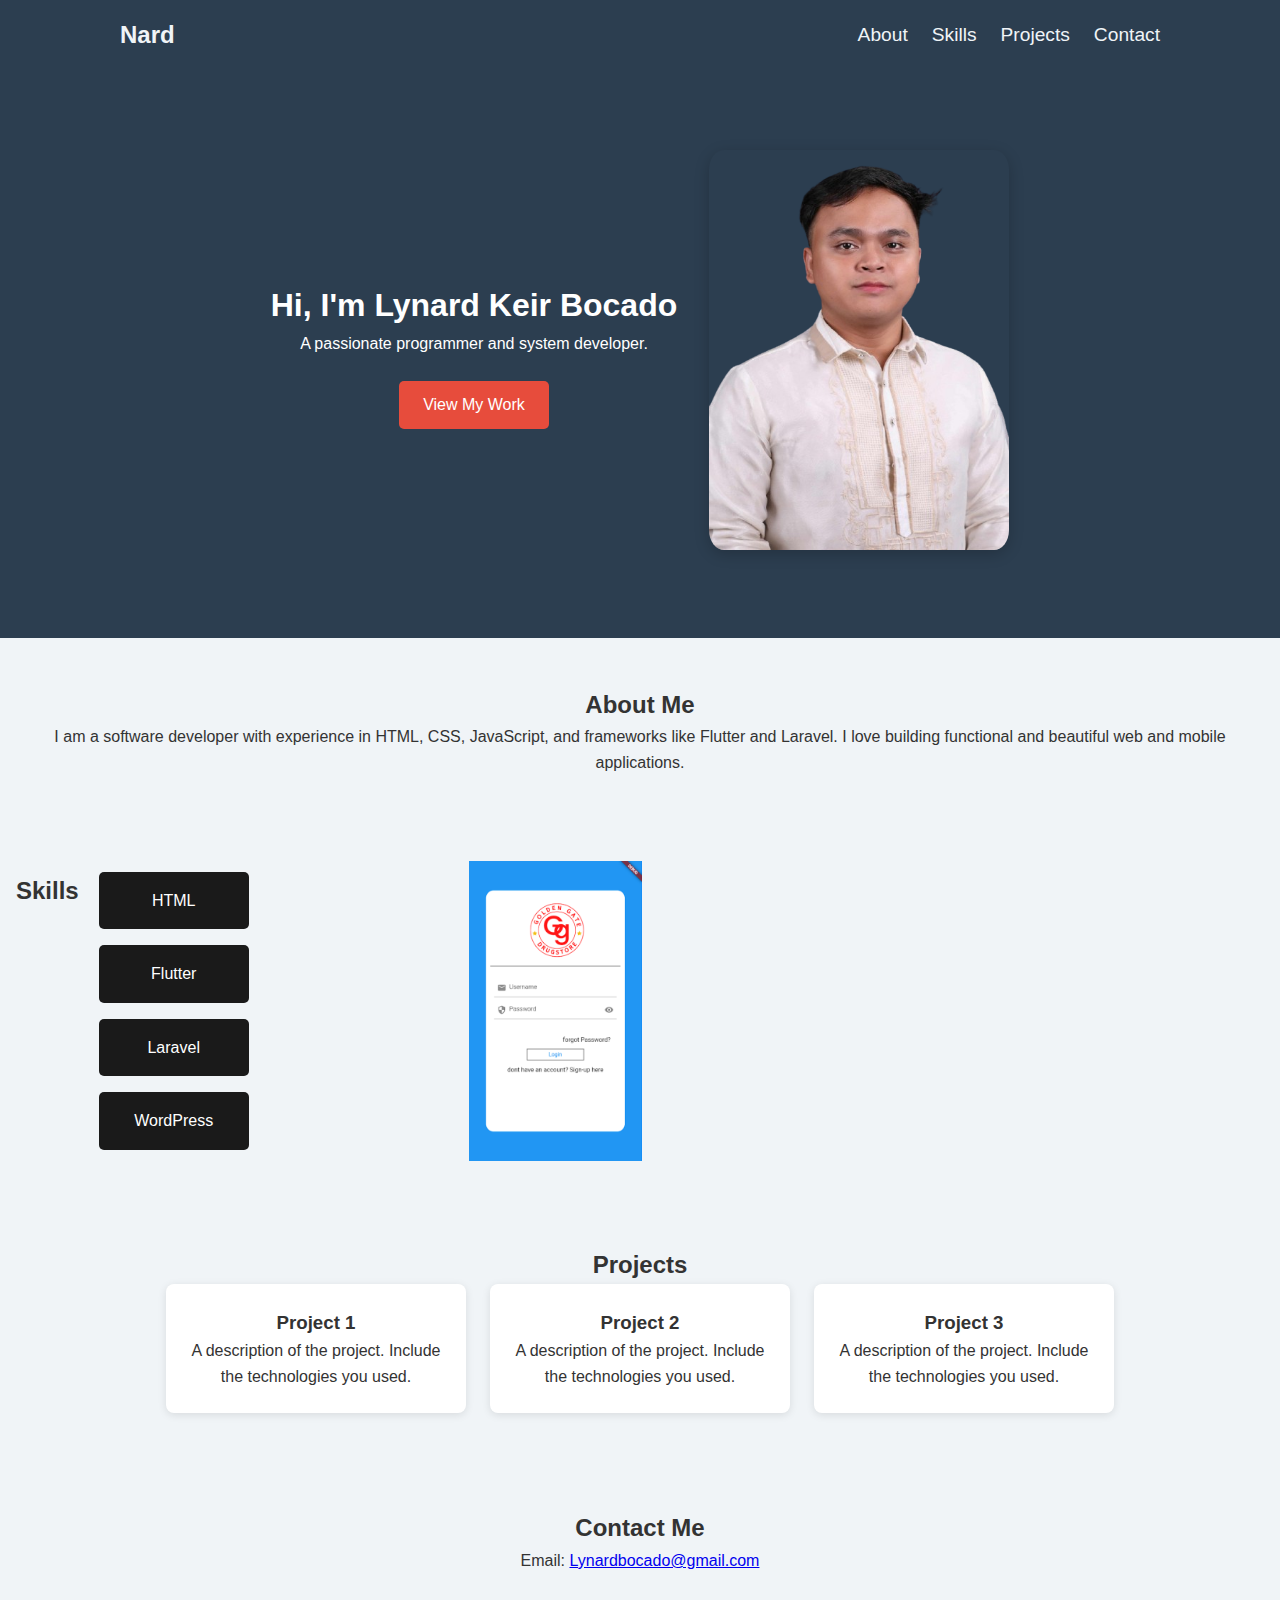
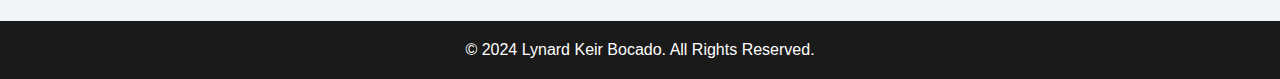
<file: index.html>
<!DOCTYPE html>
<html lang="en">
<head>
    <meta charset="UTF-8">
    <meta name="viewport" content="width=device-width, initial-scale=1.0">
    <title>Portfolio | Lynard Keir Bocado</title>
    <link rel="stylesheet" href="index.css">
</head>
<body>
    <header>
        <nav>
            <div class="logo">Nard</div>
            <ul>
                <li><a href="#about">About</a></li>
                <li><a href="#skills">Skills</a></li>
                <li><a href="#projects">Projects</a></li>
                <li><a href="#contact">Contact</a></li>
            </ul>
        </nav>
    </header>

    <section class="hero">
        <div class="hero-content">
            <div class="hero-left">
                <h1>Hi, I'm Lynard Keir Bocado</h1>
                <p>A passionate programmer and system developer.</p>
                <a href="#projects" class="btn">View My Work</a>
            </div>
            <div class="hero-right">
                <img src="image/profile-no-bg.png" alt="Profile Image" class="profile-img">
            </div>
        </div>
    </section>

    <section id="about">
        <h2>About Me</h2>
        <p>I am a software developer with experience in HTML, CSS, JavaScript, and frameworks like Flutter and Laravel. I love building functional and beautiful web and mobile applications.</p>
    </section>

    <section id="skills">
        <h2>Skills</h2>
        <div class="skills-container">
            <div class="skills-list">
                <div class="skill" id="html">HTML</div>
                <div class="skill" id="flutter">Flutter</div>
                <div class="skill" id="laravel">Laravel</div>
                <div class="skill" id="wordpress">WordPress</div>
            </div>
            <div class="skills-content" id="skillsContent">
                <img src="image/mobile-login.png" alt="flutter" class="skill-image">
            </div>
        </div>
    </section>

    <section id="projects">
        <h2>Projects</h2>
        <div class="project-grid">
            <div class="project">
                <h3>Project 1</h3>
                <p>A description of the project. Include the technologies you used.</p>
            </div>
            <div class="project">
                <h3>Project 2</h3>
                <p>A description of the project. Include the technologies you used.</p>
            </div>
            <div class="project">
                <h3>Project 3</h3>
                <p>A description of the project. Include the technologies you used.</p>
            </div>
        </div>
    </section>

    <section id="contact">
        <h2>Contact Me</h2>
        <p>Email: <a href="mailto:yourname@example.com">Lynardbocado@gmail.com</a></p>
    </section>

    <footer>
        <p>© 2024 Lynard Keir Bocado. All Rights Reserved.</p>
    </footer>

    <script>
      const skillImages = {
    html: "image/html.png", // Image for HTML
    flutter: "image/mobile-login.png", // Image for Flutter
    laravel: "image/laravel.jfif", // Image for Laravel
    wordpress: "image/wordpress.png" // Image for WordPress
};

// Get skill elements and content area
const skills = document.querySelectorAll('.skill');
const skillsContent = document.getElementById('skillsContent');

// Set the default image for Flutter
skillsContent.innerHTML = `<img src="${skillImages['flutter']}" alt="flutter" class="skill-image">`;

// Add click event listeners to skills
skills.forEach(skill => {
    skill.addEventListener('click', function () {
        // Remove active class from all skills
        skills.forEach(s => s.classList.remove('active'));

        // Add active class to the clicked skill
        skill.classList.add('active');

        // Display the corresponding image based on the clicked skill
        const skillId = skill.id;
        skillsContent.innerHTML = `<img src="${skillImages[skillId]}" alt="${skillId}" class="skill-image">`;
    });
});

    </script>
</body>
</html>
</file>
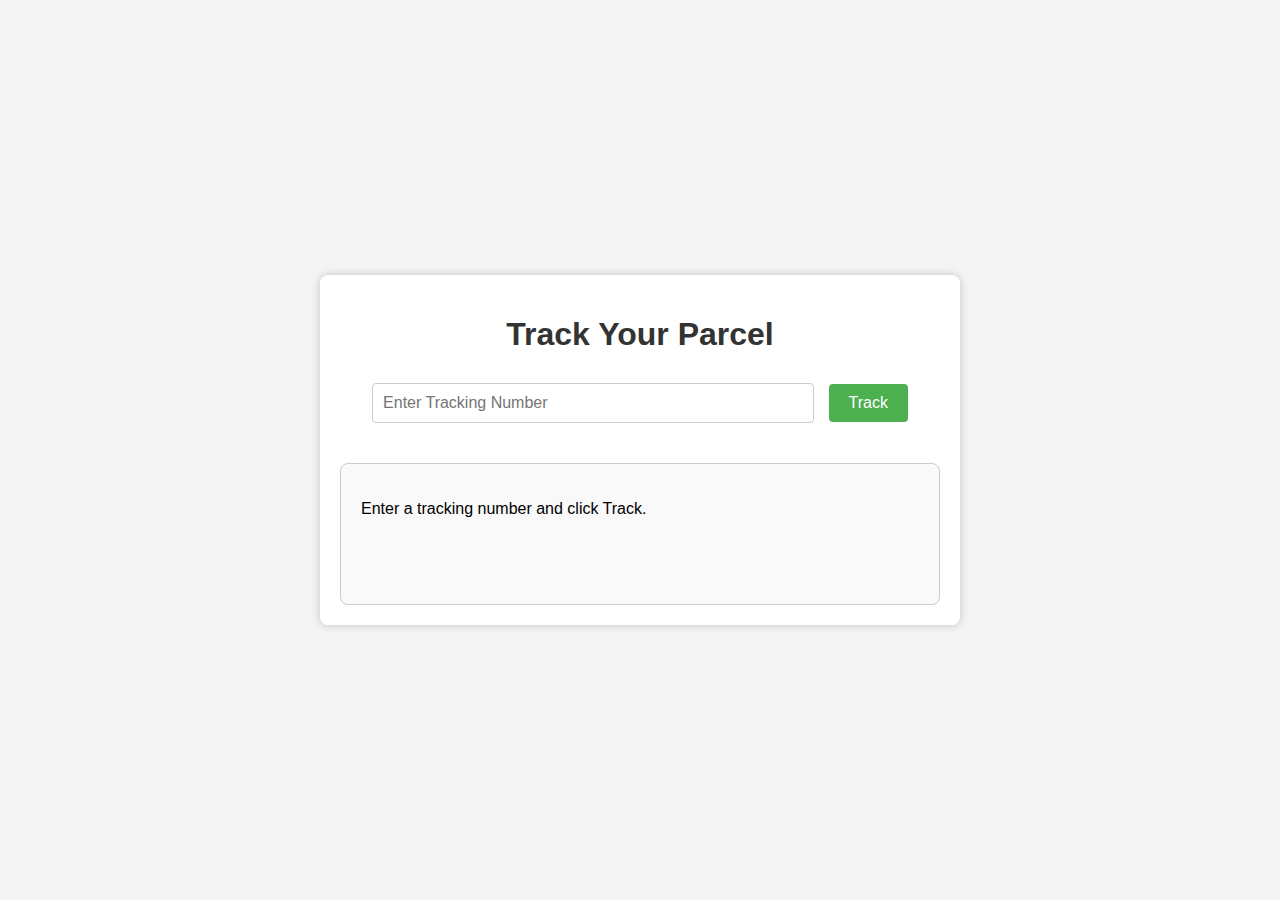
<file: search.html>
<!DOCTYPE html>
<html lang="en">
<head>
    <meta charset="UTF-8">
    <meta name="viewport" content="width=device-width, initial-scale=1.0">
    <title>Track Your Parcel</title>
    <style>
        body {
            font-family: Arial, sans-serif;
            background-color: #f4f4f4;
            margin: 0;
            padding: 0;
            display: flex;
            justify-content: center;
            align-items: center;
            flex-direction: column;
            min-height: 100vh;
        }

        .container {
            background-color: #fff;
            padding: 20px;
            box-shadow: 0 0 10px rgba(0, 0, 0, 0.2);
            border-radius: 8px;
            width: 90%;
            max-width: 600px;
            text-align: center;
        }

        h1 {
            margin-bottom: 20px;
            color: #333;
        }

        input[type="text"] {
            width: 70%;
            padding: 10px;
            margin: 10px 10px 20px 0;
            border: 1px solid #ccc;
            border-radius: 4px;
            font-size: 16px;
        }

        button {
            background-color: #4CAF50;
            color: white;
            padding: 10px 20px;
            border: none;
            border-radius: 4px;
            cursor: pointer;
            font-size: 16px;
        }

        button:hover {
            background-color: #45a049;
        }

        #result {
            margin-top: 20px;
            border: 1px solid #ccc;
            border-radius: 8px;
            padding: 20px;
            text-align: left;
            background-color: #f9f9f9;
            min-height: 100px;
        }

        .loading {
            font-style: italic;
            color: #888;
        }

        .error {
            color: red;
        }

        iframe {
            width: 100%;
            height: 500px;
            border: none;
            margin-top: 20px;
        }
    </style>
</head>
<body>
    <div class="container">
        <h1>Track Your Parcel</h1>
        <div>
            <input type="text" id="trackingNo" placeholder="Enter Tracking Number">
            <button onclick="trackParcel()">Track</button>
        </div>
        <!-- Result Section -->
        <div id="result">
            <p>Enter a tracking number and click Track.</p>
        </div>
        <!-- Iframe to Load API Content -->
        <iframe id="apiFrame" style="display: none;"></iframe>
    </div>

    <script>
        function trackParcel() {
            const trackingNumber = document.getElementById('trackingNo').value;
            const iframe = document.getElementById('apiFrame');
            const resultDiv = document.getElementById('result');

            // Validate input
            if (!trackingNumber) {
                resultDiv.innerHTML = '<p class="error">Please enter a tracking number.</p>';
                iframe.style.display = "none";
                return;
            }

            // Construct API URL
            const apiUrl = `https://uattrack.wwwexpress.com.ph:8080/WExTrack/trackAndTrace/trackAndTraceClient.htm?trackingNo=${trackingNumber}`;

            // Clear result content and display iframe
            resultDiv.innerHTML = '<p class="loading">Loading, please wait...</p>';
            iframe.style.display = "block";
            iframe.src = apiUrl;
        }
    </script>
</body>
</html>
</file>
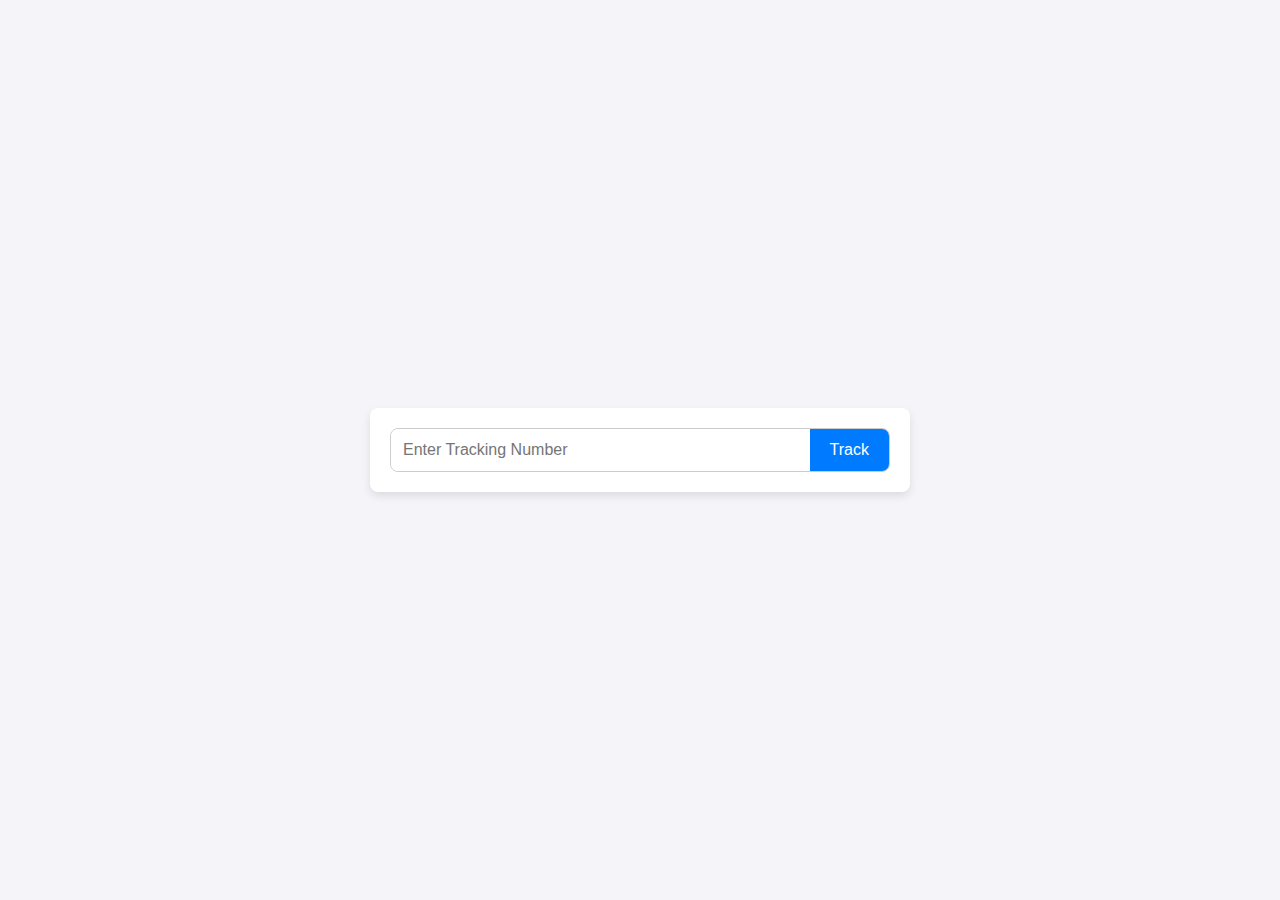
<file: search2.html>
<!DOCTYPE html>
<html lang="en">
<head>
    <meta charset="UTF-8">
    <meta name="viewport" content="width=device-width, initial-scale=1.0">
    <title>Parcel Tracking</title>
    <style>
        body {
            display: flex;
            justify-content: center;
            align-items: center;
            height: 100vh;
            margin: 0;
            background-color: #f4f4f9;
        }

        .container {
            background-color: #fff;
            padding: 20px;
            border-radius: 8px;
            box-shadow: 0 4px 8px rgba(0, 0, 0, 0.1);
            text-align: center;
            width: 90%;
            max-width: 500px;
        }

        h1 {
            font-size: 24px;
            margin-bottom: 20px;
            color: #333;
        }

        .search-bar {
            display: flex;
            justify-content: space-between;
            align-items: center;
            border: 1px solid #ccc;
            border-radius: 8px;
            overflow: hidden;
            background-color: #fff;
        }

        input[type="text"] {
            border: none;
            outline: none;
            padding: 12px;
            font-size: 16px;
            flex: 1;
        }

        button {
            background-color: #007bff; /* Blue color similar to the image */
            color: white;
            border: none;
            padding: 12px 20px;
            font-size: 16px;
            cursor: pointer;
            border-radius: 0; /* No rounded edges */
            outline: none;
        }

        button:hover {
            background-color: #0056b3;
        }
    </style>
</head>
<body>
<div class="container">
    <form id="trackingForm" method="GET" onsubmit="redirectToAPI(event)">
        <div class="search-bar">
            <input type="text" id="trackingNo" name="trackingNo" placeholder="Enter Tracking Number" required>
            <button type="submit">Track</button>
        </div>
    </form>
</div>

<script>
    function redirectToAPI(event) {
        event.preventDefault(); // Prevent default form submission
        const trackingNumber = document.getElementById('trackingNo').value;
        const baseURL = "https://uattrack.wwwexpress.com.ph:8080/WExTrack/trackAndTrace/trackAndTraceClient.htm?trackingNo=";
        window.open(baseURL + encodeURIComponent(trackingNumber), "_blank");
    }
</script>
</body>
</html>
</file>
<file: index.css>
/* General Reset */
* {
    margin: 0;
    padding: 0;
    box-sizing: border-box;
}

body {
    font-family: 'Poppins', sans-serif;
    background-color: #f0f4f7;
    color: #333;
    line-height: 1.6;
    
}

header {
    background-color: #2c3e50;
    padding: 1rem;
    padding-left: 120px;
    padding-right: 120px;
    position: sticky;
    top: 0;
    z-index: 1000;
}

header nav {
    display: flex;
    justify-content: space-between;
    align-items: center;
}

header .logo {
    font-size: 1.5rem;
    color: #f0f4f7;
    font-weight: bold;
}

header ul {
    list-style: none;
    display: flex;
    gap: 1.5rem;
}

header ul li a {
    color: #f0f4f7;
    text-decoration: none;
    font-size: 1.2rem;
}

/* Hero Section */
.hero {
    background-color: #2c3e50;
    color: white;
    padding: 5rem 1rem;
    display: flex;
    justify-content: center;
    align-items: center;
}

.hero-content {
    display: flex;
    align-items: center;
    gap: 2rem;
    justify-content: space-between;
}

.hero-left {
    max-width: 600px;
}

.hero-right {
    flex-shrink: 0;
}

.hero-right .profile-img {
    border-radius: 5%;
    width: 300px;
    height: 400px;
    box-shadow: 0 4px 15px rgba(0, 0, 0, 0.2);
}

.btn {
    display: inline-block;
    margin-top: 1.5rem;
    padding: 0.7rem 1.5rem;
    background-color: #e74c3c;
    color: white;
    text-decoration: none;
    border-radius: 5px;
    transition: background-color 0.3s ease;
}

.btn:hover {
    background-color: #c0392b;
}

/* Sections */
section {
    padding: 3rem 1rem;
    text-align: center;
}

/* Styling for the skills section */
#skills {
    display: flex;
    gap: 20px;
    align-items: flex-start;
}

.skills-container {
    display: flex;
    flex-direction: row;
    gap: 2rem;
    justify-content: flex-start;
    align-items: center;
}

.skills-list {
    display: flex;
    flex-direction: column;
    gap: 1rem;
}

.skill {
    background-color: #1a1a1a;
    color: white;
    padding: 1rem;
    border-radius: 5px;
    width: 150px;
    text-align: center;
    cursor: pointer;
    transition: transform 0.2s, box-shadow 0.2s;
}

.skill.active {
    box-shadow: 0 0 10px rgba(255, 255, 0, 0.8); /* Glow effect */
    transform: scale(1.1); /* Slightly increase size */
}

.skills-content {
    width: 200px;
    height: 200px;
    background-color: #f0f4f7;
    border-radius: 5px;
    text-align: center;
    display: flex;
    justify-content: center;
    align-items: center;
}

.skill-image {
    margin-left:350px;
    max-width: 200%;
    max-height: 300px;
    object-fit: contain;
}
.skill-image:hover {
    transform: scale(1.1); /* Hover effect to enlarge the image */
}
/* Image styles for projects */
#projects .project-grid {
    display: flex;
    justify-content: center;
    gap: 1.5rem;
    flex-wrap: wrap;
}

.project {
    background-color: white;
    padding: 1.5rem;
    box-shadow: 0 2px 8px rgba(0, 0, 0, 0.1);
    width: 300px;
    border-radius: 8px;
}

footer {
    background-color: #1a1a1a;
    color: white;
    padding: 1rem;
    text-align: center;
}
</file>
